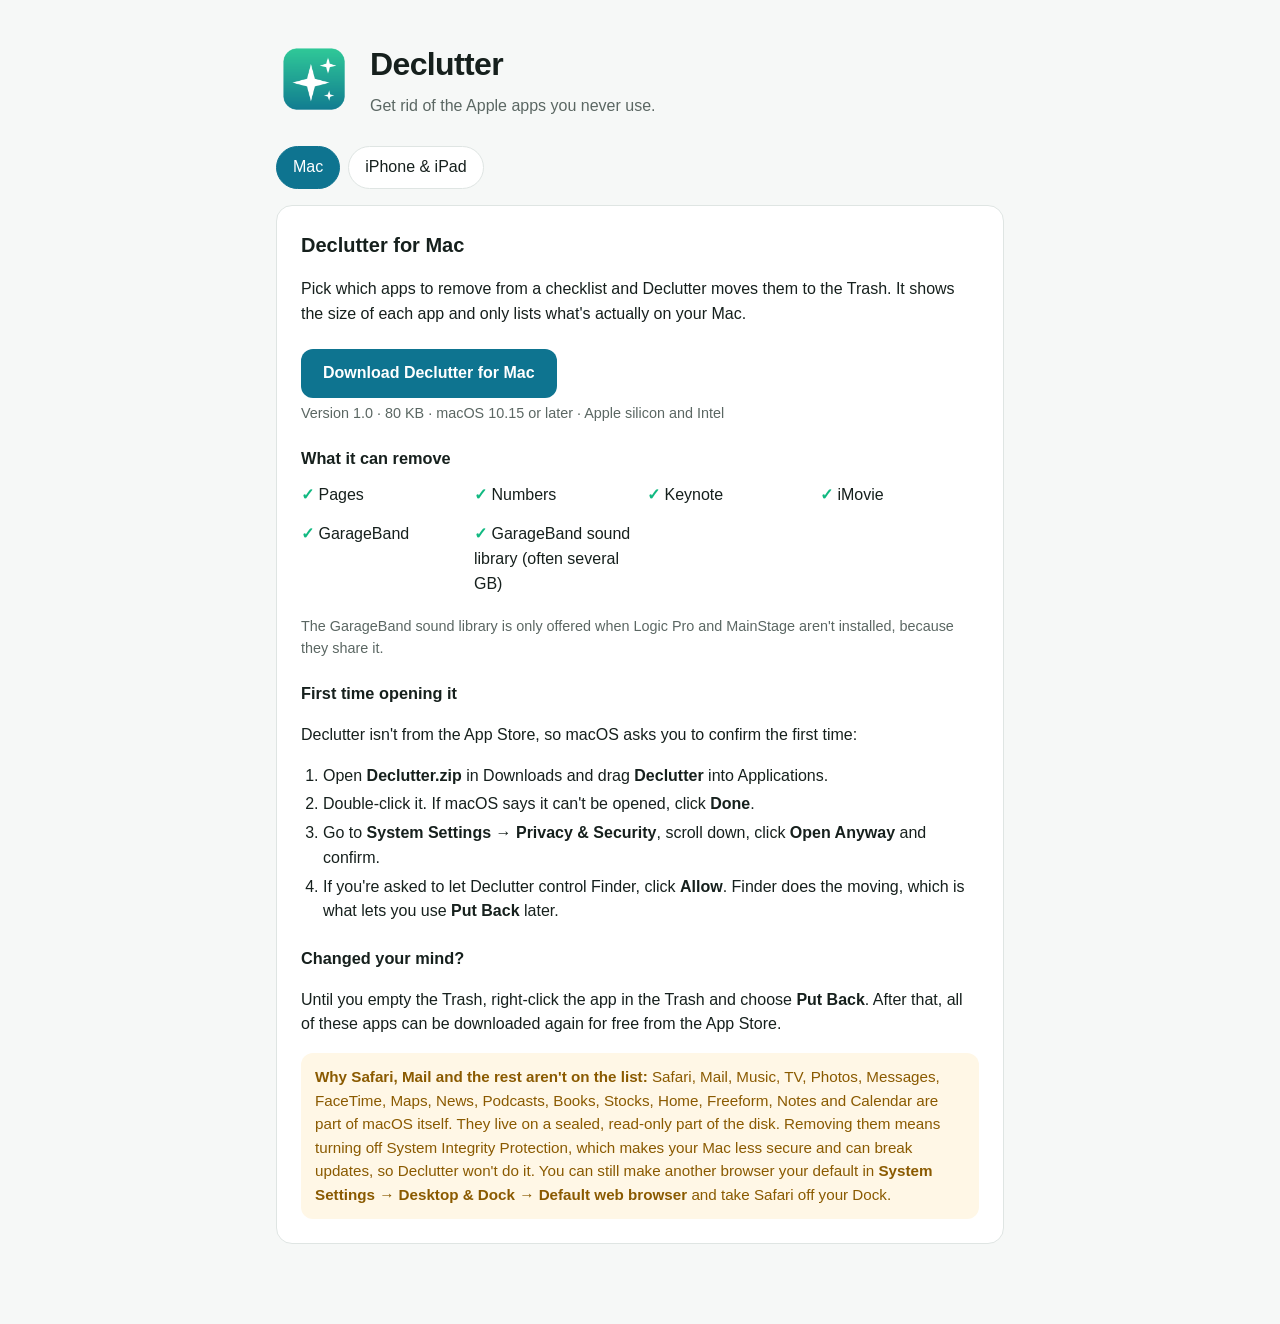
<file: declutter/index.html>
<!doctype html>
<html lang="en">
<head>
<meta charset="utf-8">
<meta name="viewport" content="width=device-width, initial-scale=1">
<title>Declutter</title>
<meta name="description" content="Remove Pages, Numbers, Keynote, iMovie and GarageBand from your Mac, and clean up the Apple apps on your iPhone or iPad.">
<link rel="icon" href="icon.png">
<style>
  :root {
    --bg: #f6f8f7; --card: #ffffff; --text: #16201d; --muted: #5b6763;
    --line: #dfe5e3; --accent: #0e7490; --accent-2: #10b981; --warn-bg: #fff7e6; --warn: #8a5a00;
  }
  @media (prefers-color-scheme: dark) {
    :root:not([data-theme="light"]) {
      --bg: #0f1514; --card: #172120; --text: #e7efec; --muted: #9aa8a3;
      --line: #263331; --accent: #38bdf8; --accent-2: #34d399; --warn-bg: #2a2212; --warn: #f5c56b;
    }
  }
  :root[data-theme="dark"] {
    --bg: #0f1514; --card: #172120; --text: #e7efec; --muted: #9aa8a3;
    --line: #263331; --accent: #38bdf8; --accent-2: #34d399; --warn-bg: #2a2212; --warn: #f5c56b;
  }
  * { box-sizing: border-box; }
  body { margin: 0; background: var(--bg); color: var(--text);
    font: 16px/1.55 -apple-system, BlinkMacSystemFont, "Segoe UI", Roboto, sans-serif; }
  main { max-width: 760px; margin: 0 auto; padding: 40px 16px 64px; }
  header { display: flex; gap: 18px; align-items: center; margin-bottom: 28px; }
  header img { width: 76px; height: 76px; flex: none; }
  h1 { margin: 0; font-size: 2rem; letter-spacing: -.02em; }
  header p { margin: 4px 0 0; color: var(--muted); }
  .tabs { display: flex; gap: 8px; margin-bottom: 16px; flex-wrap: wrap; }
  .tabs button { font: inherit; padding: 8px 16px; border-radius: 999px; border: 1px solid var(--line);
    background: var(--card); color: var(--text); cursor: pointer; }
  .tabs button[aria-selected="true"] { background: var(--accent); border-color: var(--accent); color: #fff; }
  section { background: var(--card); border: 1px solid var(--line); border-radius: 16px; padding: 24px; margin-bottom: 16px; }
  section[hidden] { display: none; }
  h2 { margin: 0 0 12px; font-size: 1.25rem; }
  h3 { margin: 22px 0 8px; font-size: 1.02rem; }
  .download { display: inline-block; background: var(--accent); color: #fff; text-decoration: none;
    padding: 12px 22px; border-radius: 12px; font-weight: 600; margin: 6px 0 4px; }
  .small { color: var(--muted); font-size: .9rem; }
  ol, ul { padding-left: 22px; margin: 8px 0; }
  li { margin: 4px 0; }
  .note { background: var(--warn-bg); color: var(--warn); border-radius: 12px; padding: 12px 14px; margin-top: 16px; font-size: .95rem; }
  .apps { display: grid; grid-template-columns: repeat(auto-fill, minmax(150px, 1fr)); gap: 6px 14px;
    list-style: none; padding: 0; }
  .yes::before { content: "✓ "; color: var(--accent-2); font-weight: 700; }
  .no::before { content: "✕ "; color: var(--muted); }
  code, kbd { font-family: ui-monospace, SFMono-Regular, Menlo, monospace; font-size: .9em;
    background: var(--bg); border: 1px solid var(--line); border-radius: 6px; padding: 1px 5px; }
</style>
</head>
<body>
<main>
  <header>
    <img src="icon.png" alt="">
    <div>
      <h1>Declutter</h1>
      <p>Get rid of the Apple apps you never use.</p>
    </div>
  </header>

  <div class="tabs" role="tablist">
    <button role="tab" id="tab-mac" aria-selected="true" aria-controls="mac">Mac</button>
    <button role="tab" id="tab-ios" aria-selected="false" aria-controls="ios">iPhone &amp; iPad</button>
  </div>

  <section id="mac" role="tabpanel" aria-labelledby="tab-mac">
    <h2>Declutter for Mac</h2>
    <p>Pick which apps to remove from a checklist and Declutter moves them to the Trash. It shows the size of each app and only lists what's actually on your Mac.</p>
    <a class="download" href="Declutter.zip" download>Download Declutter for Mac</a>
    <div class="small">Version 1.0 · 80 KB · macOS 10.15 or later · Apple silicon and Intel</div>

    <h3>What it can remove</h3>
    <ul class="apps">
      <li class="yes">Pages</li><li class="yes">Numbers</li><li class="yes">Keynote</li>
      <li class="yes">iMovie</li><li class="yes">GarageBand</li><li class="yes">GarageBand sound library (often several GB)</li>
    </ul>
    <p class="small">The GarageBand sound library is only offered when Logic Pro and MainStage aren't installed, because they share it.</p>

    <h3>First time opening it</h3>
    <p>Declutter isn't from the App Store, so macOS asks you to confirm the first time:</p>
    <ol>
      <li>Open <b>Declutter.zip</b> in Downloads and drag <b>Declutter</b> into Applications.</li>
      <li>Double-click it. If macOS says it can't be opened, click <b>Done</b>.</li>
      <li>Go to <b>System Settings → Privacy &amp; Security</b>, scroll down, click <b>Open Anyway</b> and confirm.</li>
      <li>If you're asked to let Declutter control Finder, click <b>Allow</b>. Finder does the moving, which is what lets you use <b>Put Back</b> later.</li>
    </ol>

    <h3>Changed your mind?</h3>
    <p>Until you empty the Trash, right-click the app in the Trash and choose <b>Put Back</b>. After that, all of these apps can be downloaded again for free from the App Store.</p>

    <div class="note">
      <b>Why Safari, Mail and the rest aren't on the list:</b> Safari, Mail, Music, TV, Photos, Messages, FaceTime, Maps, News, Podcasts, Books, Stocks, Home, Freeform, Notes and Calendar are part of macOS itself. They live on a sealed, read-only part of the disk. Removing them means turning off System Integrity Protection, which makes your Mac less secure and can break updates, so Declutter won't do it. You can still make another browser your default in <b>System Settings → Desktop &amp; Dock → Default web browser</b> and take Safari off your Dock.
    </div>
  </section>

  <section id="ios" role="tabpanel" aria-labelledby="tab-ios" hidden>
    <h2>iPhone &amp; iPad</h2>
    <p>Apple doesn't let any app delete other apps on iPhone or iPad, so there's nothing to download here. You don't need one: most Apple apps can be deleted by hand, and the rest can be hidden.</p>

    <h3>Delete an Apple app</h3>
    <ol>
      <li>Touch and hold the app's icon on the Home Screen.</li>
      <li>Tap <b>Remove App</b>, then <b>Delete App</b>.</li>
    </ol>
    <p>Works for these, among others:</p>
    <ul class="apps">
      <li class="yes">Pages</li><li class="yes">Numbers</li><li class="yes">Keynote</li>
      <li class="yes">iMovie</li><li class="yes">GarageBand</li><li class="yes">Clips</li>
      <li class="yes">Books</li><li class="yes">Podcasts</li><li class="yes">Stocks</li>
      <li class="yes">News</li><li class="yes">Tips</li><li class="yes">Home</li>
      <li class="yes">Freeform</li><li class="yes">Journal</li><li class="yes">Weather</li>
      <li class="yes">Translate</li><li class="yes">Measure</li><li class="yes">Voice Memos</li>
    </ul>

    <h3>Hide Safari (it can't be deleted)</h3>
    <ol>
      <li>Open <b>Settings → Screen Time</b>. Turn Screen Time on if it isn't.</li>
      <li>Tap <b>Content &amp; Privacy Restrictions</b> and turn it on.</li>
      <li>Tap <b>Allowed Apps &amp; Features</b> and turn off <b>Safari</b>.</li>
    </ol>
    <p>Safari disappears from the Home Screen. Turn the switch back on to bring it back. In the EU, Safari can be deleted like any other app.</p>

    <h3>Can't be deleted</h3>
    <ul class="apps">
      <li class="no">Settings</li><li class="no">Phone</li><li class="no">Messages</li>
      <li class="no">Photos</li><li class="no">Camera</li><li class="no">App Store</li>
      <li class="no">Wallet</li><li class="no">Health</li><li class="no">Find My</li>
    </ul>

    <div class="note">On a school or work iPad, the organization may stop you from deleting or hiding apps. Ask them if the options above are greyed out.</div>
  </section>
</main>
<script>
  const tabs = document.querySelectorAll('[role="tab"]');
  function show(id) {
    tabs.forEach(t => {
      const on = t.getAttribute('aria-controls') === id;
      t.setAttribute('aria-selected', on);
      document.getElementById(t.getAttribute('aria-controls')).hidden = !on;
    });
  }
  tabs.forEach(t => t.addEventListener('click', () => show(t.getAttribute('aria-controls'))));
  if (/iPhone|iPad|iPod/.test(navigator.userAgent) && !/Macintosh/.test(navigator.userAgent)) show('ios');
</script>
</body>
</html>
</file>
